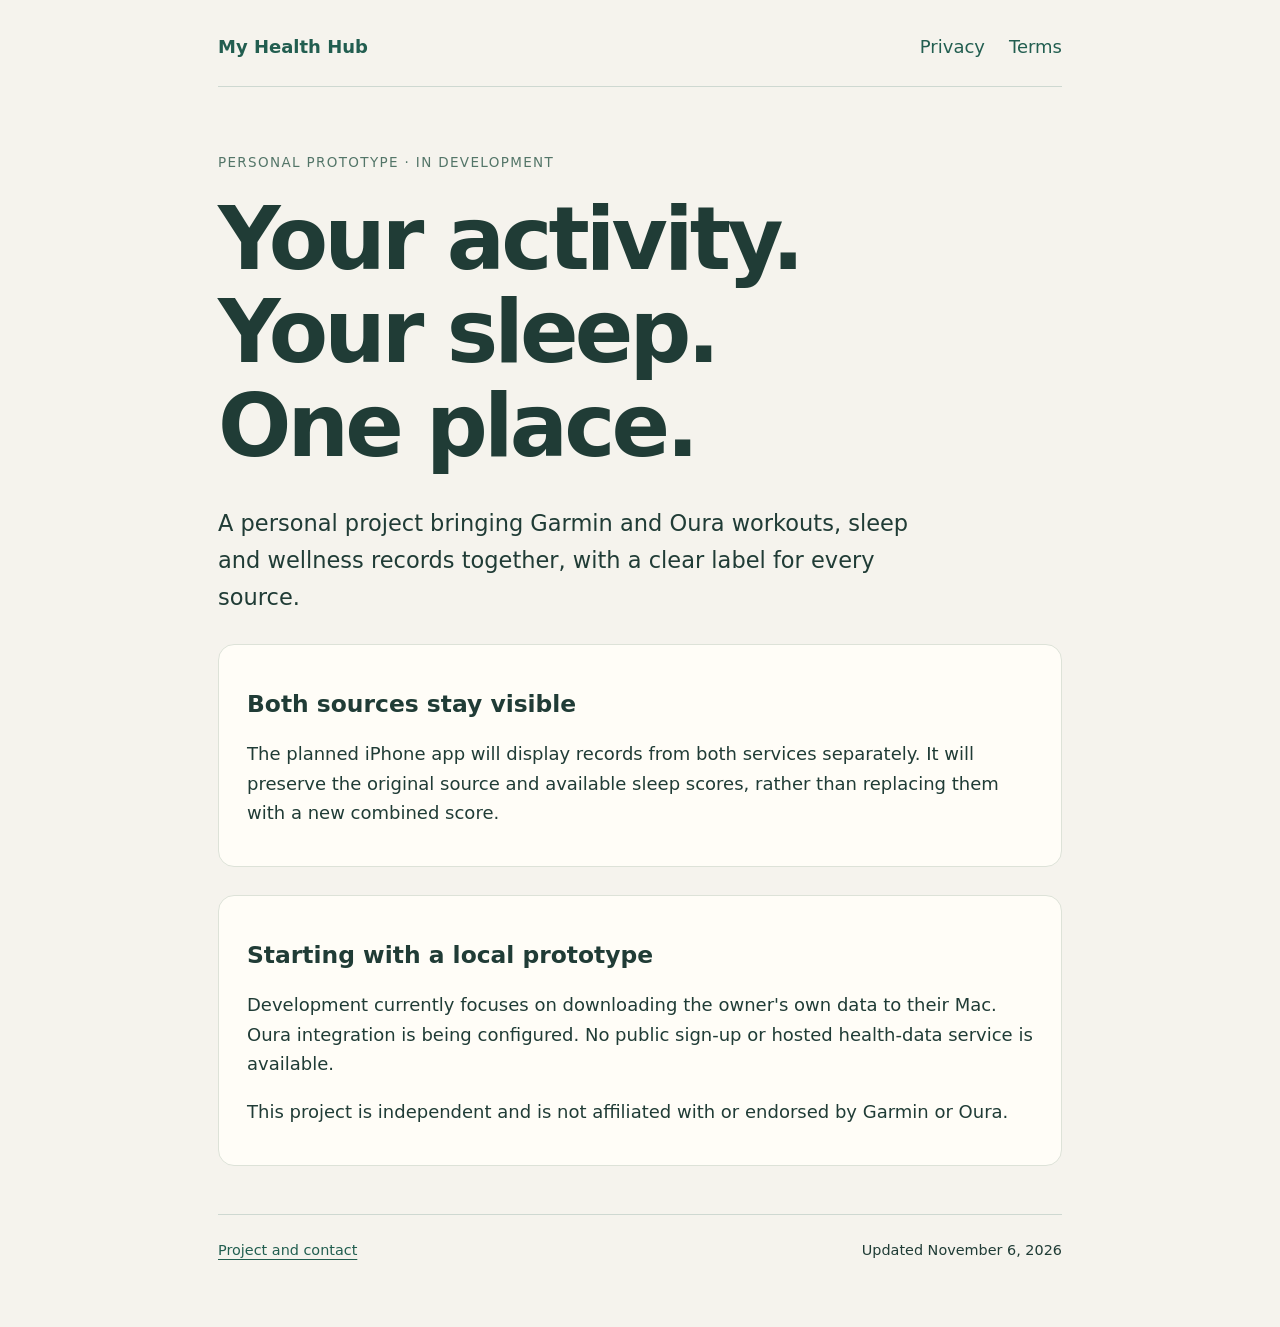
<file: index.html>
<!doctype html>
<html lang="en"><meta charset="utf-8"><meta name="viewport" content="width=device-width,initial-scale=1"><title>My Health Hub</title><link rel="stylesheet" href="style.css">
<body><main><nav><a href="./">My Health Hub</a><a href="privacy.html">Privacy</a><a href="terms.html">Terms</a></nav>
<p class="eyebrow">Personal prototype · In development</p><h1>Your activity.<br>Your sleep.<br>One place.</h1>
<p class="lead">A personal project bringing Garmin and Oura workouts, sleep and wellness records together, with a clear label for every source.</p>
<section><h2>Both sources stay visible</h2><p>The planned iPhone app will display records from both services separately. It will preserve the original source and available sleep scores, rather than replacing them with a new combined score.</p></section>
<section><h2>Starting with a local prototype</h2><p>Development currently focuses on downloading the owner's own data to their Mac. Oura integration is being configured. No public sign-up or hosted health-data service is available.</p><p>This project is independent and is not affiliated with or endorsed by Garmin or Oura.</p></section>
<footer><a href="https://github.com/dosh93/my-health-hub">Project and contact</a><span>Updated November 6, 2026</span></footer></main></body></html>
</file>
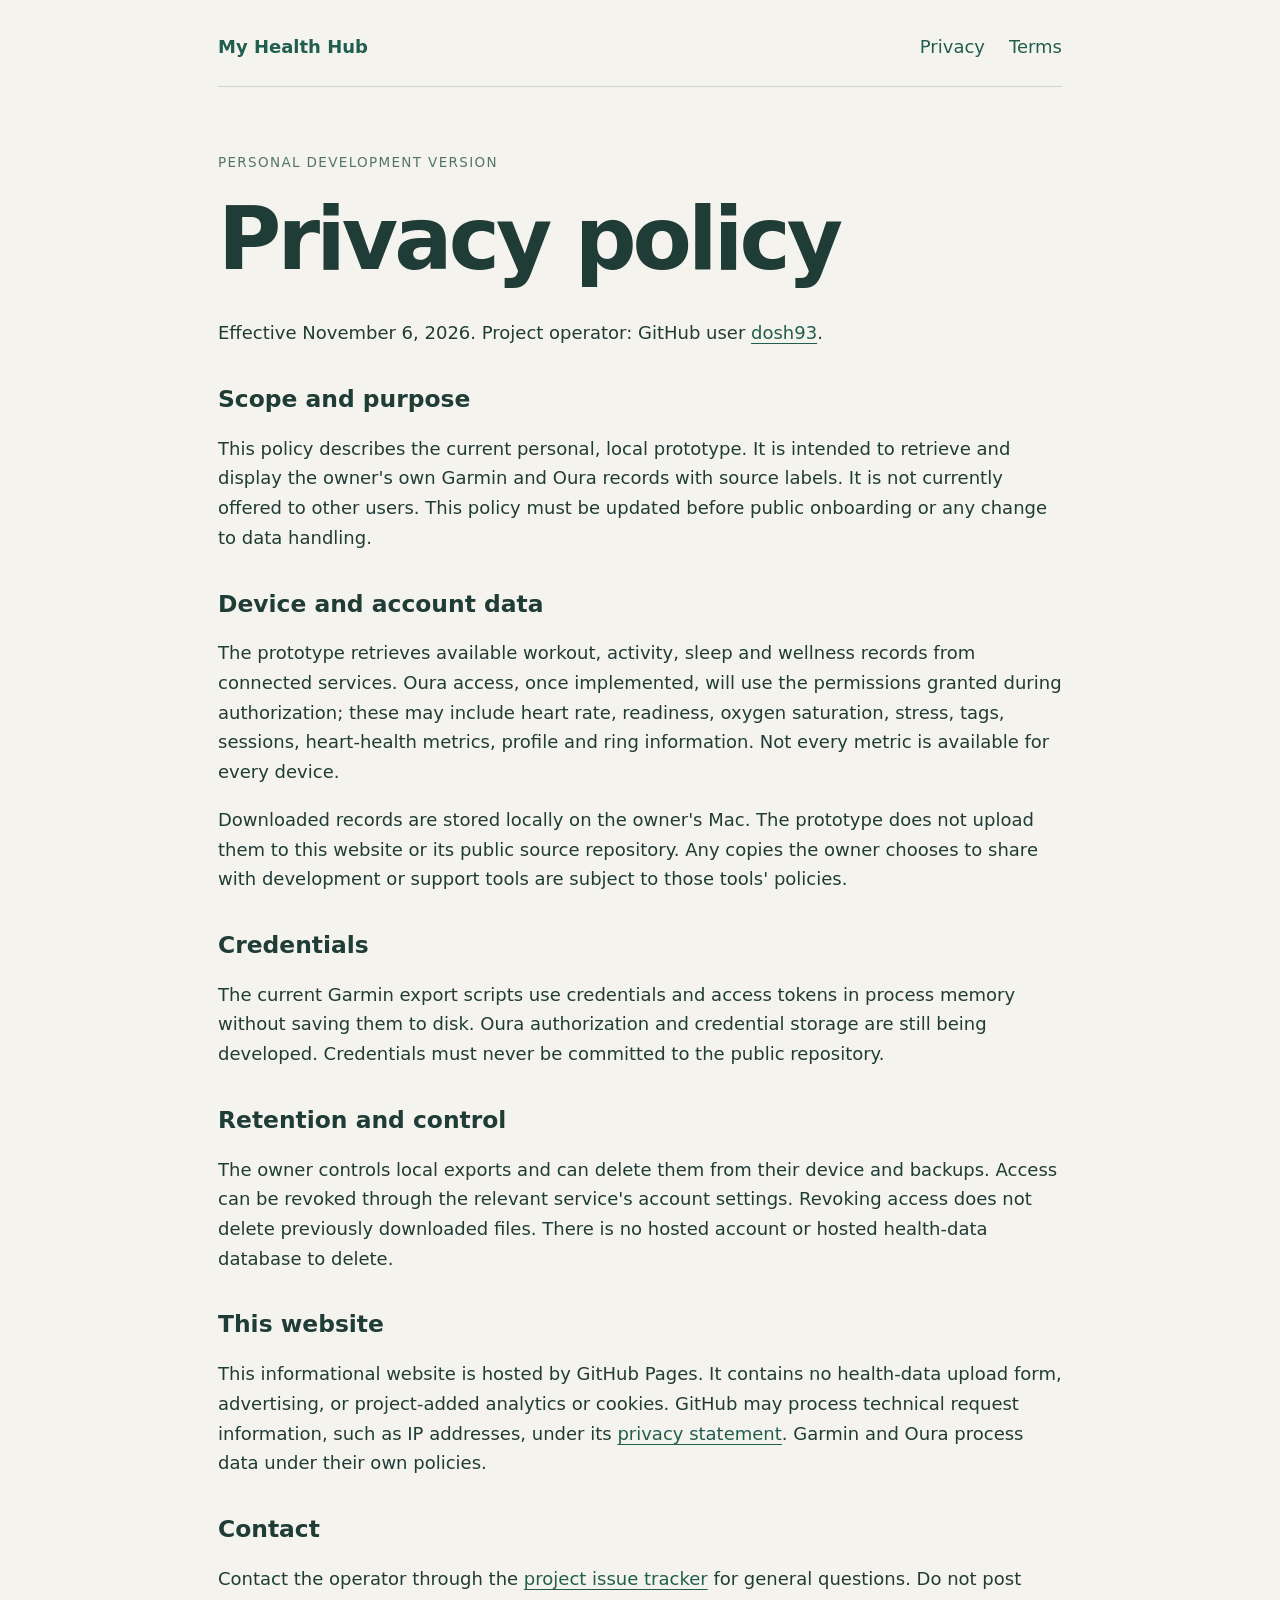
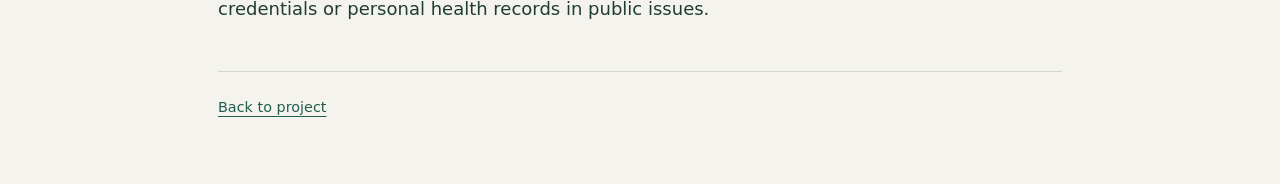
<file: privacy.html>
<!doctype html>
<html lang="en"><meta charset="utf-8"><meta name="viewport" content="width=device-width,initial-scale=1"><title>Privacy · My Health Hub</title><link rel="stylesheet" href="style.css">
<body><main><nav><a href="./">My Health Hub</a><a href="privacy.html">Privacy</a><a href="terms.html">Terms</a></nav><p class="eyebrow">Personal development version</p><h1>Privacy policy</h1><p>Effective November 6, 2026. Project operator: GitHub user <a href="https://github.com/dosh93">dosh93</a>.</p>
<h2>Scope and purpose</h2><p>This policy describes the current personal, local prototype. It is intended to retrieve and display the owner's own Garmin and Oura records with source labels. It is not currently offered to other users. This policy must be updated before public onboarding or any change to data handling.</p>
<h2>Device and account data</h2><p>The prototype retrieves available workout, activity, sleep and wellness records from connected services. Oura access, once implemented, will use the permissions granted during authorization; these may include heart rate, readiness, oxygen saturation, stress, tags, sessions, heart-health metrics, profile and ring information. Not every metric is available for every device.</p><p>Downloaded records are stored locally on the owner's Mac. The prototype does not upload them to this website or its public source repository. Any copies the owner chooses to share with development or support tools are subject to those tools' policies.</p>
<h2>Credentials</h2><p>The current Garmin export scripts use credentials and access tokens in process memory without saving them to disk. Oura authorization and credential storage are still being developed. Credentials must never be committed to the public repository.</p>
<h2>Retention and control</h2><p>The owner controls local exports and can delete them from their device and backups. Access can be revoked through the relevant service's account settings. Revoking access does not delete previously downloaded files. There is no hosted account or hosted health-data database to delete.</p>
<h2>This website</h2><p>This informational website is hosted by GitHub Pages. It contains no health-data upload form, advertising, or project-added analytics or cookies. GitHub may process technical request information, such as IP addresses, under its <a href="https://docs.github.com/en/site-policy/privacy-policies/github-general-privacy-statement">privacy statement</a>. Garmin and Oura process data under their own policies.</p>
<h2>Contact</h2><p>Contact the operator through the <a href="https://github.com/dosh93/my-health-hub/issues">project issue tracker</a> for general questions. Do not post credentials or personal health records in public issues.</p><footer><a href="./">Back to project</a></footer></main></body></html>
</file>
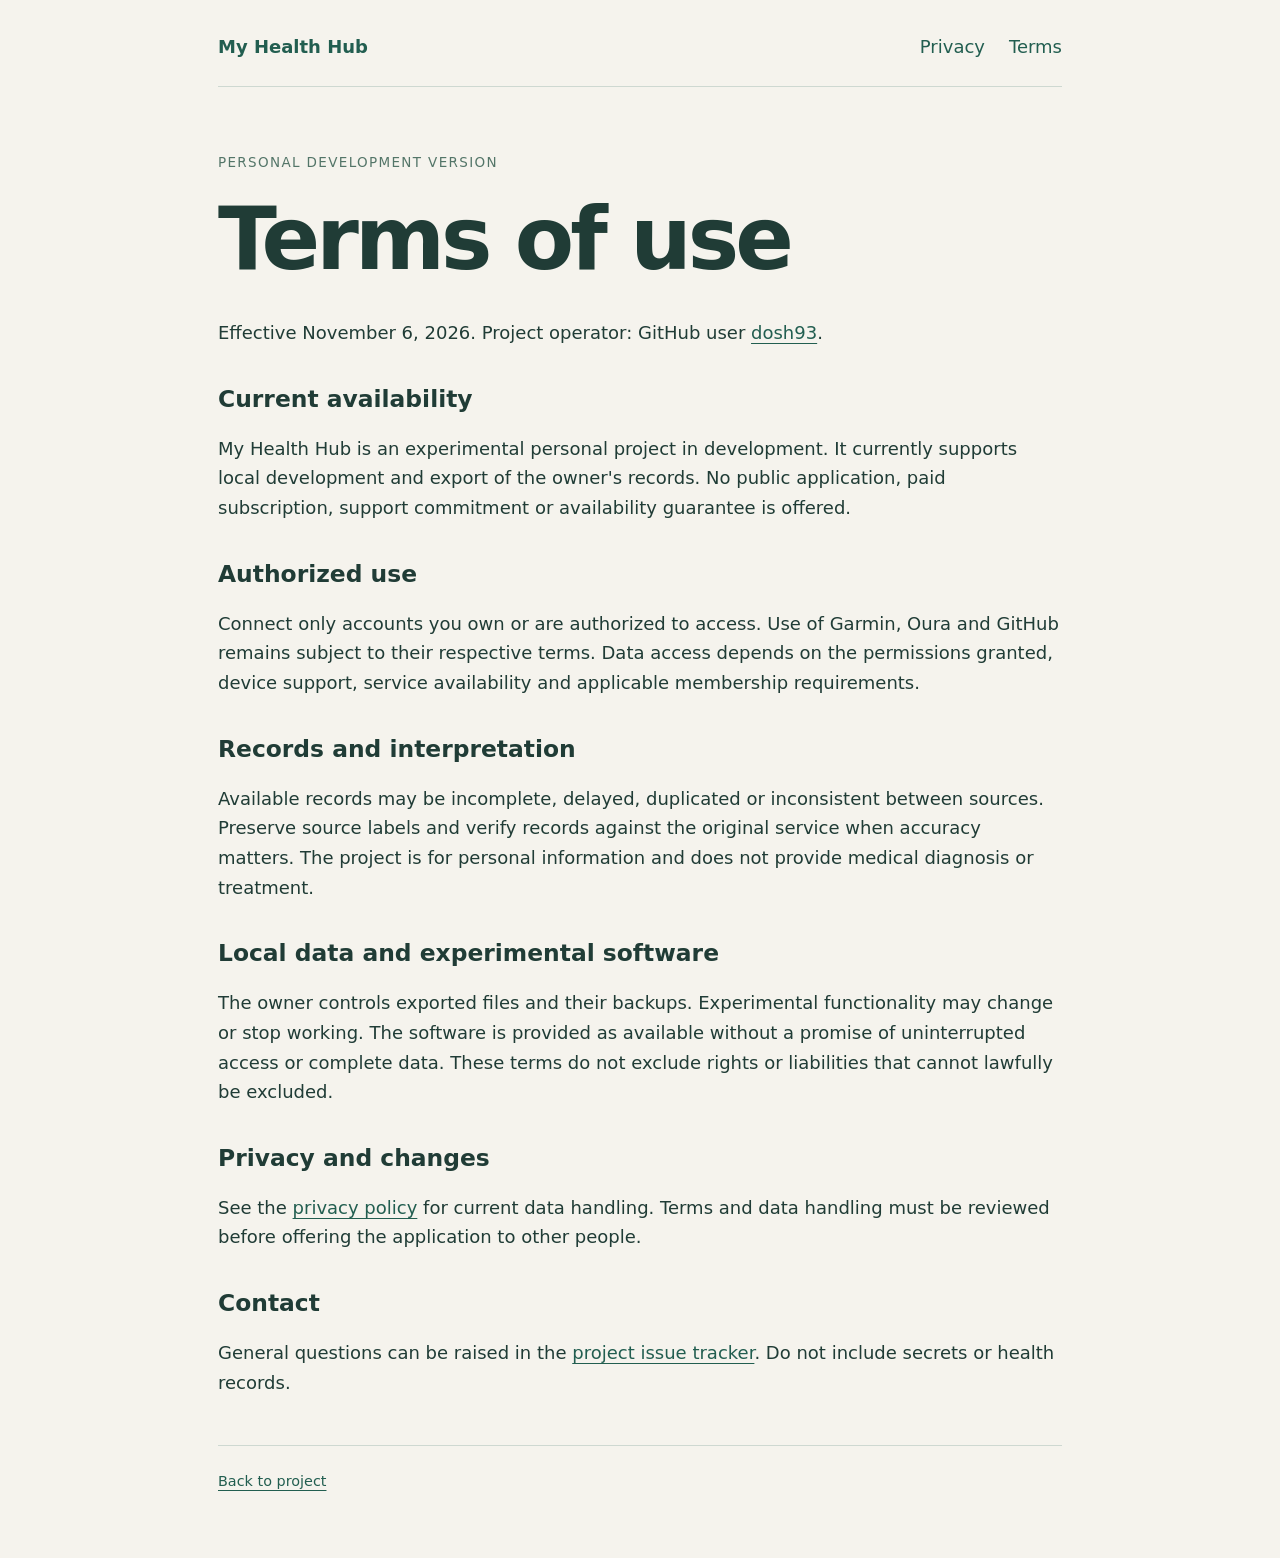
<file: terms.html>
<!doctype html>
<html lang="en"><meta charset="utf-8"><meta name="viewport" content="width=device-width,initial-scale=1"><title>Terms · My Health Hub</title><link rel="stylesheet" href="style.css">
<body><main><nav><a href="./">My Health Hub</a><a href="privacy.html">Privacy</a><a href="terms.html">Terms</a></nav><p class="eyebrow">Personal development version</p><h1>Terms of use</h1><p>Effective November 6, 2026. Project operator: GitHub user <a href="https://github.com/dosh93">dosh93</a>.</p>
<h2>Current availability</h2><p>My Health Hub is an experimental personal project in development. It currently supports local development and export of the owner's records. No public application, paid subscription, support commitment or availability guarantee is offered.</p>
<h2>Authorized use</h2><p>Connect only accounts you own or are authorized to access. Use of Garmin, Oura and GitHub remains subject to their respective terms. Data access depends on the permissions granted, device support, service availability and applicable membership requirements.</p>
<h2>Records and interpretation</h2><p>Available records may be incomplete, delayed, duplicated or inconsistent between sources. Preserve source labels and verify records against the original service when accuracy matters. The project is for personal information and does not provide medical diagnosis or treatment.</p>
<h2>Local data and experimental software</h2><p>The owner controls exported files and their backups. Experimental functionality may change or stop working. The software is provided as available without a promise of uninterrupted access or complete data. These terms do not exclude rights or liabilities that cannot lawfully be excluded.</p>
<h2>Privacy and changes</h2><p>See the <a href="privacy.html">privacy policy</a> for current data handling. Terms and data handling must be reviewed before offering the application to other people.</p>
<h2>Contact</h2><p>General questions can be raised in the <a href="https://github.com/dosh93/my-health-hub/issues">project issue tracker</a>. Do not include secrets or health records.</p><footer><a href="./">Back to project</a></footer></main></body></html>
</file>
<file: style.css>
:root{font:18px/1.65 system-ui,sans-serif;color:#203c36;background:#f5f3ed}*{box-sizing:border-box}body{margin:0}main{max-width:900px;margin:auto;padding:32px 28px 64px}nav{display:flex;gap:24px;align-items:center;border-bottom:1px solid #ced8d1;padding-bottom:24px;margin-bottom:64px}nav a:first-child{font-weight:750;margin-right:auto}a{color:#225e50;text-underline-offset:4px}nav a{text-decoration:none}.eyebrow{font-size:.75rem;letter-spacing:.1em;text-transform:uppercase;color:#537568}h1{font-size:clamp(2.5rem,8vw,4.8rem);line-height:1.08;letter-spacing:-.045em;font-weight:650;margin:20px 0 32px}h2{font-size:1.3rem;line-height:1.3;margin-top:36px}.lead{font-size:1.25rem;max-width:700px}section{background:#fffdf7;border:1px solid #dde2d8;border-radius:16px;padding:8px 28px 20px;margin-top:28px}footer{border-top:1px solid #ced8d1;margin-top:48px;padding-top:24px;display:flex;flex-wrap:wrap;gap:20px;font-size:.8rem}footer span{margin-left:auto}@media(max-width:480px){main{padding:24px 20px}nav{gap:16px;margin-bottom:40px;font-size:.85rem}section{padding:4px 20px 16px}footer span{margin-left:0}}
</file>
